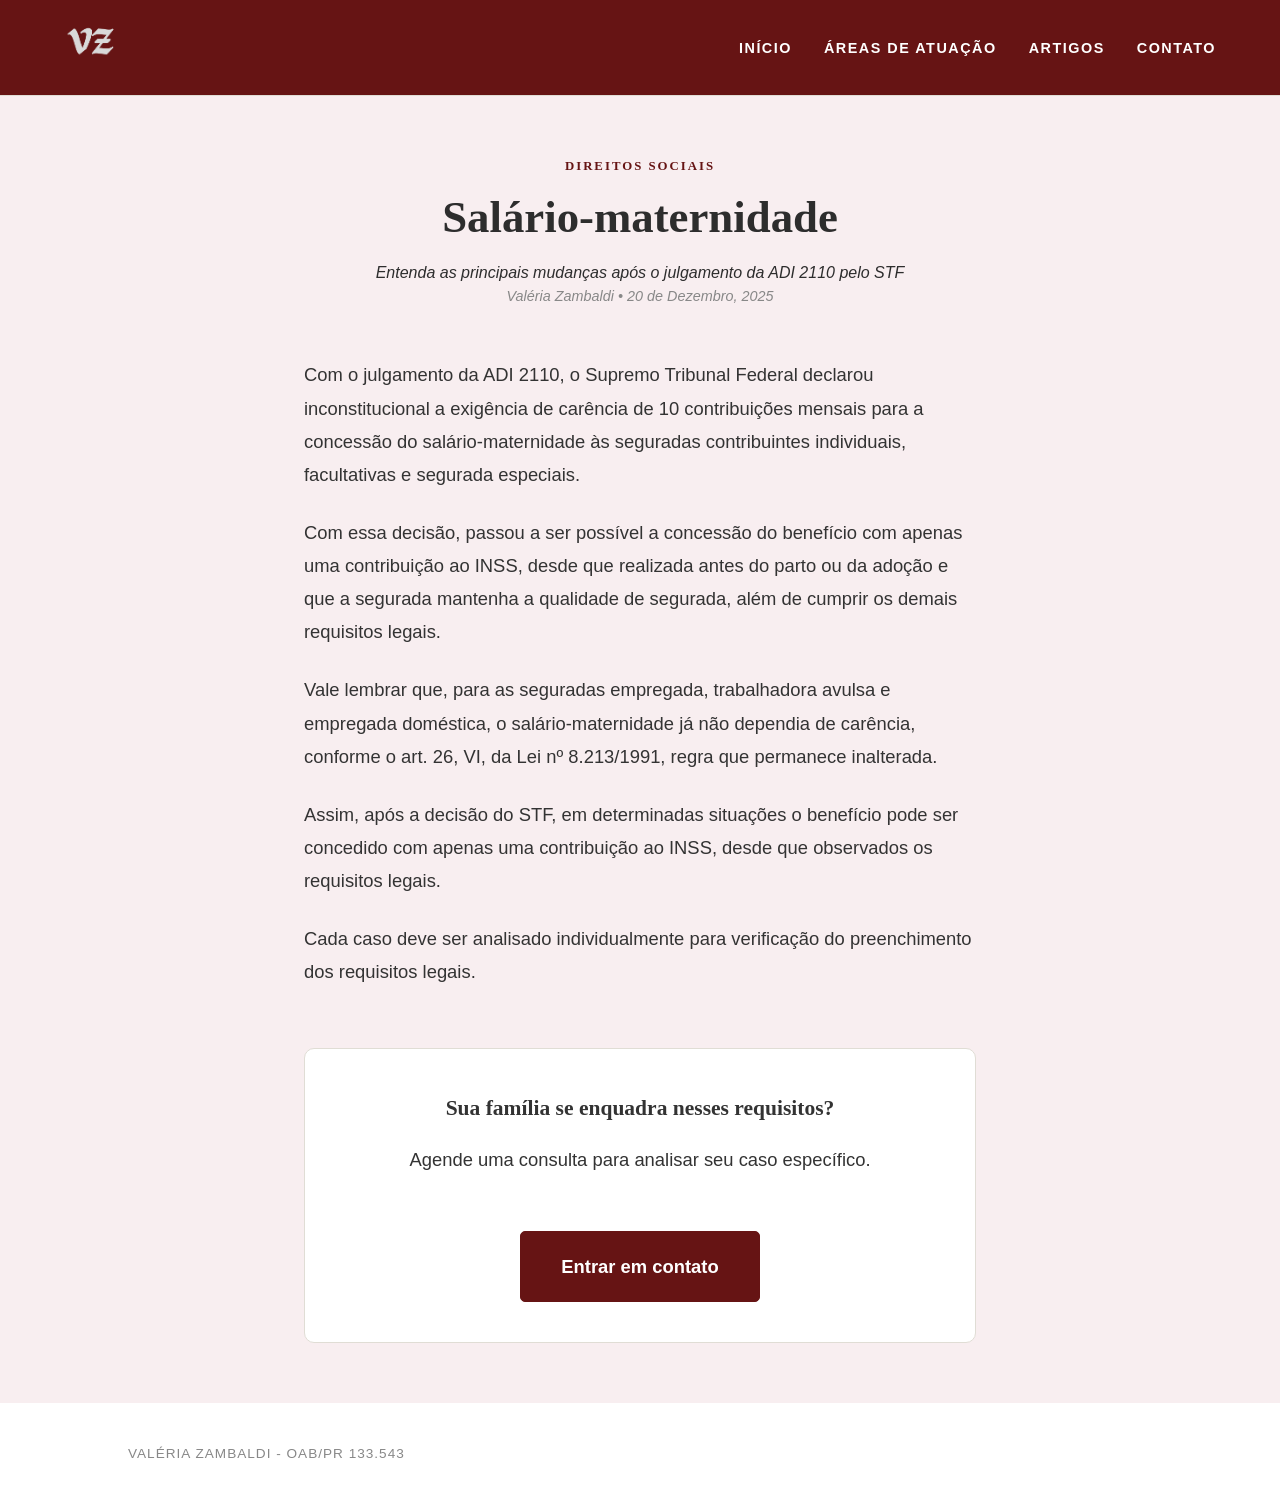
<file: artigo1.html>
<!DOCTYPE html>
<html lang="pt-br">
<head>
<!-- Google tag (gtag.js) -->
<script async src="https://www.googletagmanager.com/gtag/js?id=AW-18045901002"></script>
<script>
  window.dataLayer = window.dataLayer || [];
  function gtag(){dataLayer.push(arguments);}
  gtag('js', new Date());

  gtag('config', 'AW-18045901002');
</script>
    <meta charset="UTF-8">
    <meta name="viewport" content="width=device-width, initial-scale=1.0">
    <meta name="description" content="Saiba como a decisão do STF na ADI 2110 mudou as regras do salário-maternidade, eliminando a carência para diversas categorias de seguradas.">
    <title> Salário-maternidade: mundanças após a ADI 2110 | Valéria Zambaldi </title>
    <link rel="stylesheet" href="style.css">
    <link rel="stylesheet" href="style-artigos.css">
    <link rel="icon" type="image/x-icon" href="./img/favicon.ico">
    <script src="./script.js" defer></script>
</head>
<body>

<nav class="navbar">
    <div class="brand-container">
        <a href="./index.html">
            <img src="./img/valeria-logo.png" alt="Logo Valéria Zambaldi" class="logo-img">
        </a>
    </div>
    
    <div class="menu-toggle" id="mobile-menu">
        <span class="bar"></span>
        <span class="bar"></span>
        <span class="bar"></span>
    </div>

    <ul class="nav-links">
        <li><a href="./index.html">Início</a></li>
        <li><a href="./atuacao.html">Áreas de Atuação</a></li>
        <li><a href="./artigos.html">Artigos</a></li>
        <li><a href="./contato.html">Contato</a></li>
    </ul>
</nav>

<article class="artigo-post">
    <header class="artigo-header">
        <span class="label"> Direitos Sociais </span>
        <h1 class="serif-title">
		Salário-maternidade
	</h1>
	<p> <i> Entenda as principais mudanças após o julgamento da ADI 2110 pelo STF </i> </p>
        <div class="artigo-meta">
            <span>Valéria Zambaldi</span> • <span>20 de Dezembro, 2025</span>
        </div>
    </header>

    <div class="artigo-conteudo">

	<p>
		Com o julgamento da ADI 2110, o Supremo Tribunal Federal declarou inconstitucional 
		a exigência de carência de 10 contribuições mensais para a concessão do 
		salário-maternidade às seguradas contribuintes individuais, facultativas e 
		segurada especiais.
	</p>

	<p>
		Com essa decisão, passou a ser possível a concessão do benefício com apenas 
		uma contribuição ao INSS, desde que realizada antes do parto ou da adoção e 
		que a segurada mantenha a qualidade de segurada, além de cumprir os demais 
		requisitos legais.
	</p>

	<p>
		Vale lembrar que, para as seguradas empregada, trabalhadora avulsa e empregada 
		doméstica, o salário-maternidade já não dependia de carência, conforme 
		o art. 26, VI, da Lei nº 8.213/1991, regra que permanece inalterada.
	</p>

	<p>
		Assim, após a decisão do STF, em determinadas situações o benefício pode 
		ser concedido com apenas uma contribuição ao INSS, desde que observados os 
		requisitos legais.
	</p>

	<p>
		Cada caso deve ser analisado individualmente para verificação do 
		preenchimento dos requisitos legais.
	</p>

    <aside class="artigo-cta">
        <h3> Sua família se enquadra nesses requisitos? </h3>
        <p>  Agende uma consulta para analisar seu caso específico. </p>
        <a href="./contato.html" class="btn-premium"> Entrar em contato </a>
    </aside>
</article>



    <footer>
        <p> Valéria Zambaldi - OAB/PR 133.543</p>
    </footer>

</body>
</html>
</file>
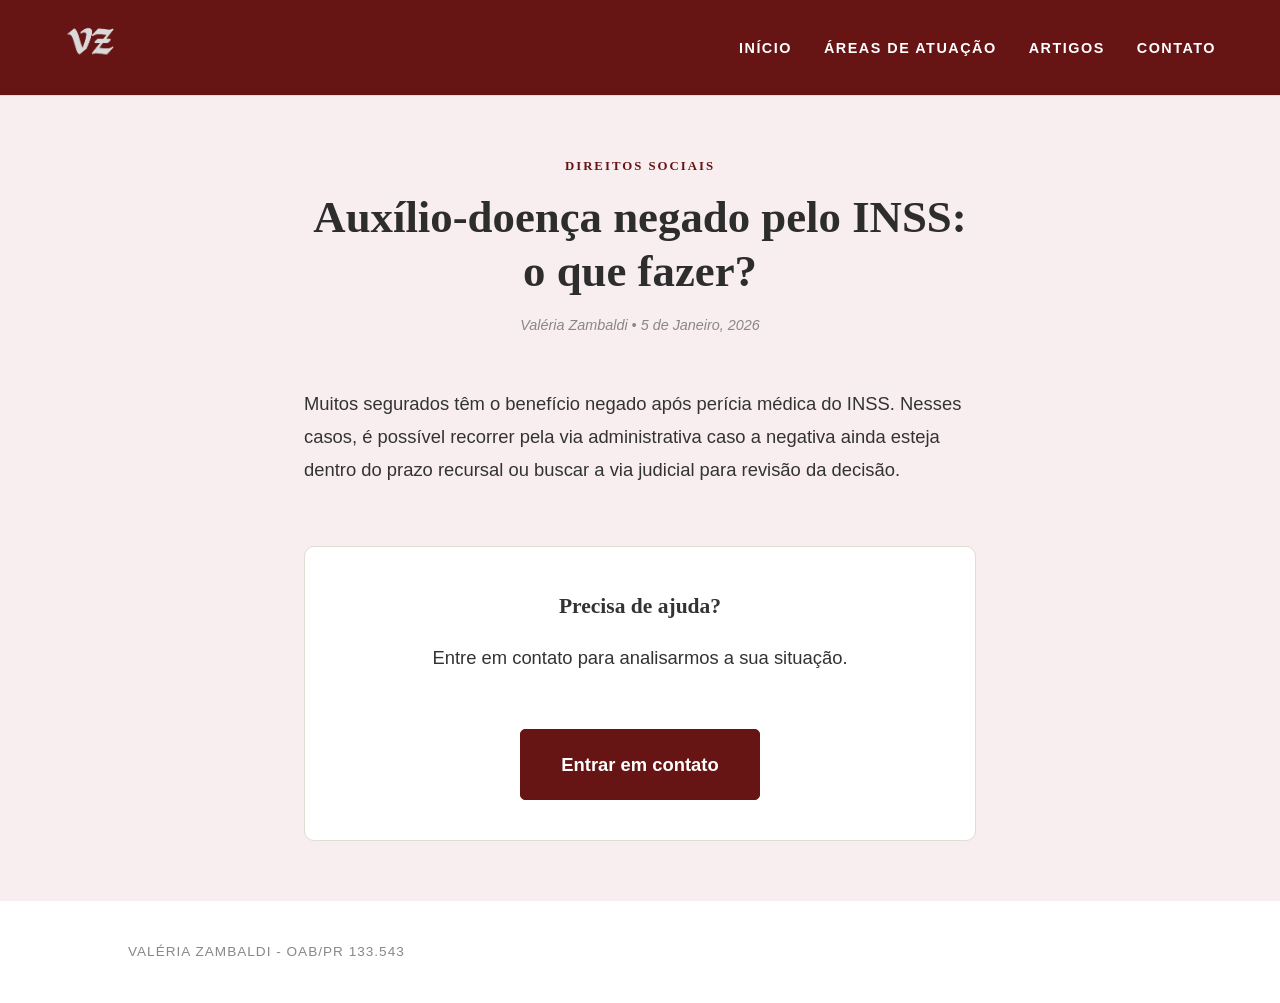
<file: artigo2.html>
<!DOCTYPE html>
<html lang="pt-br">
<head>
<!-- Google tag (gtag.js) -->
<script async src="https://www.googletagmanager.com/gtag/js?id=AW-18045901002"></script>
<script>
  window.dataLayer = window.dataLayer || [];
  function gtag(){dataLayer.push(arguments);}
  gtag('js', new Date());

  gtag('config', 'AW-18045901002');
</script>
    <meta charset="UTF-8">
    <meta name="viewport" content="width=device-width, initial-scale=1.0">
    <title> Auxílio-doença negado pelo INSS? Entenda o que fazer | Valéria Zambaldi </title>
    <link rel="stylesheet" href="style.css">
    <link rel="stylesheet" href="style-artigos.css">
    <link rel="icon" type="image/x-icon" href="./img/favicon.ico">
    <script src="./script.js" defer></script>
</head>
<body>

<nav class="navbar">
    <div class="brand-container">
        <a href="./index.html">
            <img src="./img/valeria-logo.png" alt="Logo Valéria Zambaldi" class="logo-img">
        </a>
    </div>
    
    <div class="menu-toggle" id="mobile-menu">
        <span class="bar"></span>
        <span class="bar"></span>
        <span class="bar"></span>
    </div>

    <ul class="nav-links">
        <li><a href="./index.html">Início</a></li>
        <li><a href="./atuacao.html">Áreas de Atuação</a></li>
        <li><a href="./artigos.html">Artigos</a></li>
        <li><a href="./contato.html">Contato</a></li>
    </ul>
</nav>

<article class="artigo-post">
    <header class="artigo-header">
        <span class="label"> Direitos Sociais </span>
        <h1 class="serif-title">
		Auxílio-doença negado pelo INSS: o que fazer?
	</h1>
        <div class="artigo-meta">
            <span>Valéria Zambaldi</span> • <span>5 de Janeiro, 2026</span>
        </div>
    </header>

    <div class="artigo-conteudo">
	<p>
		Muitos segurados têm o benefício negado após perícia médica do INSS. 
		Nesses casos, é possível recorrer pela via administrativa caso a negativa 
		ainda esteja dentro do prazo recursal ou buscar a via judicial para revisão 
		da decisão.
	</p>

    <aside class="artigo-cta">
        <h3> Precisa de ajuda? </h3>
        <p>  Entre em contato para analisarmos a sua situação. </p>
        <a href="./contato.html" class="btn-premium"> Entrar em contato </a>
    </aside>
</article>



    <footer>
        <p> Valéria Zambaldi - OAB/PR 133.543</p>
    </footer>

</body>
</html>
</file>
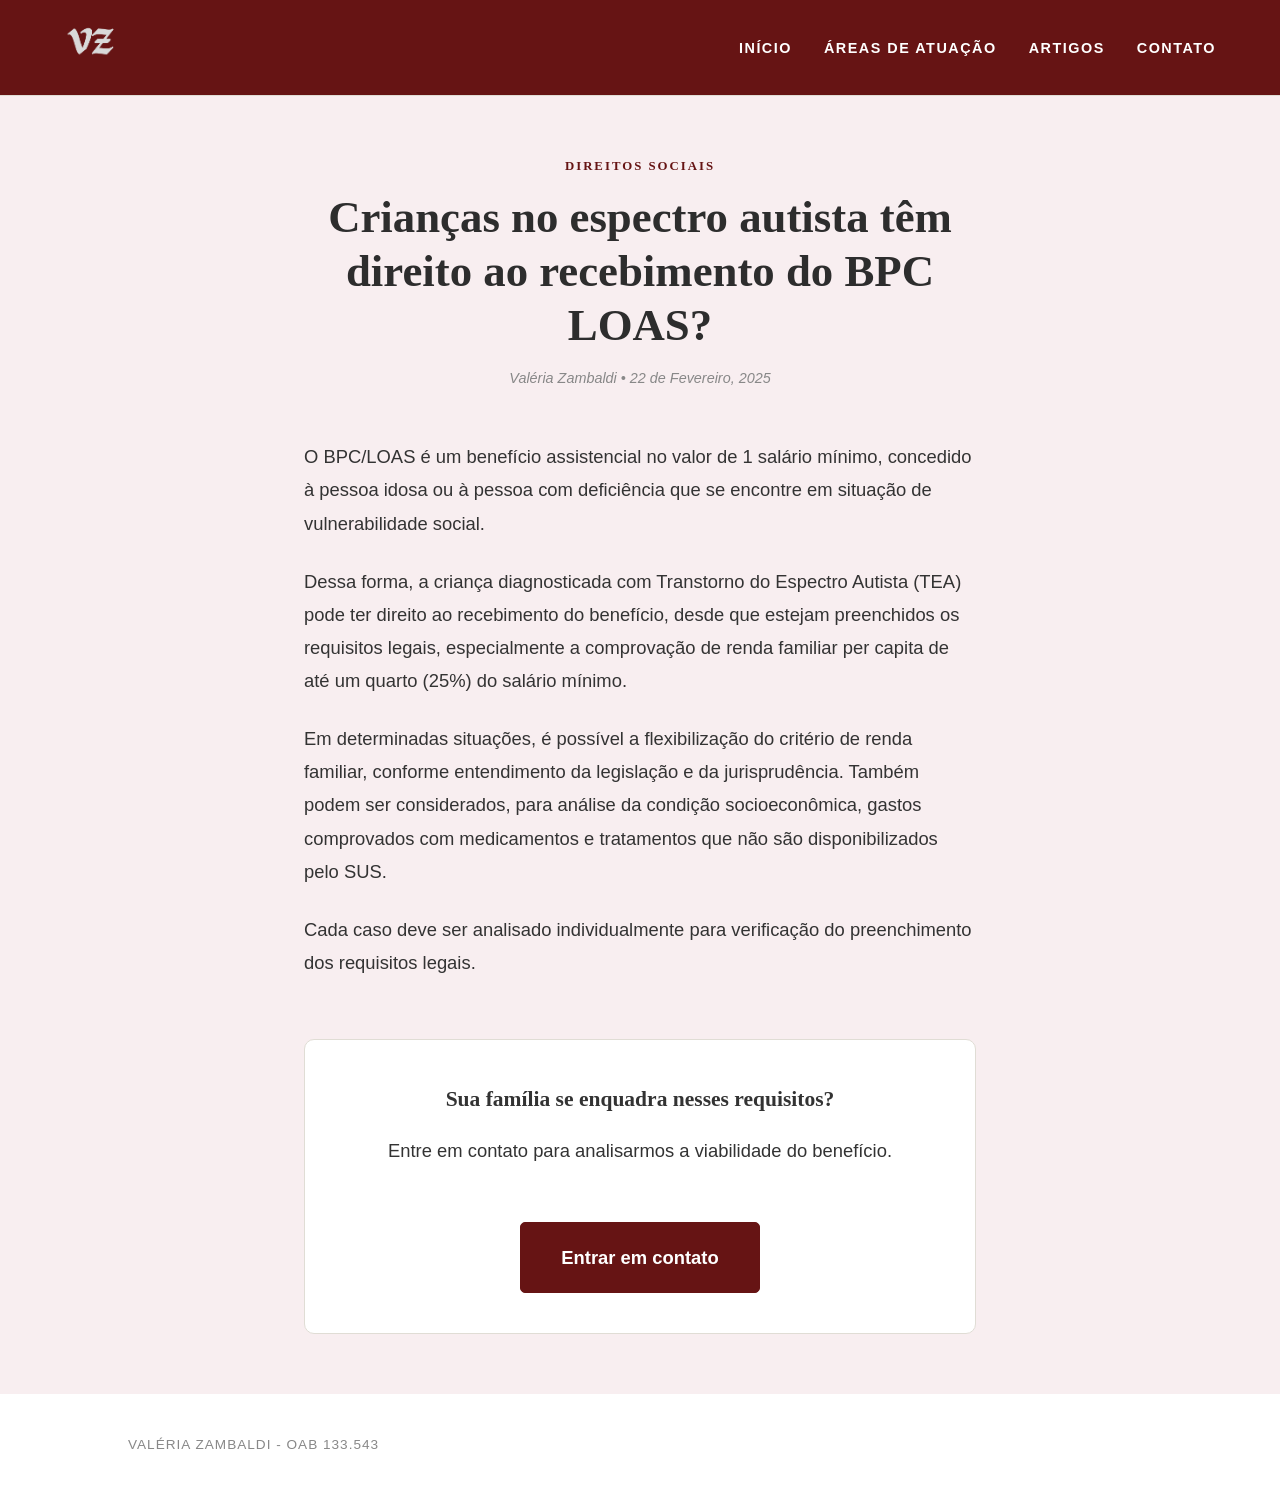
<file: artigo3.html>
<!DOCTYPE html>
<html lang="pt-br">
<head>
<!-- Google tag (gtag.js) -->
<script async src="https://www.googletagmanager.com/gtag/js?id=AW-18045901002"></script>
<script>
  window.dataLayer = window.dataLayer || [];
  function gtag(){dataLayer.push(arguments);}
  gtag('js', new Date());

  gtag('config', 'AW-18045901002');
</script>
    <meta charset="UTF-8">
    <meta name="viewport" content="width=device-width, initial-scale=1.0">
    <meta name="description" content="Crianças com autismo têm direito ao BPC/LOAS? Saiba quais são os requisitos de renda e como funciona a flexibilização para conseguir o benefício.">
    <title>BPC/LOAS e Autismo (TEA): Entenda os Direitos da Criança | Valéria Zambaldi</title>
    <link rel="stylesheet" href="style.css">
    <link rel="stylesheet" href="style-artigos.css">
    <link rel="icon" type="image/x-icon" href="./img/favicon.ico">
    <script src="./script.js" defer></script>
</head>
<body>

<nav class="navbar">
    <div class="brand-container">
        <a href="./index.html">
            <img src="./img/valeria-logo.png" alt="Logo Valéria Zambaldi" class="logo-img">
        </a>
    </div>
    
    <div class="menu-toggle" id="mobile-menu">
        <span class="bar"></span>
        <span class="bar"></span>
        <span class="bar"></span>
    </div>

    <ul class="nav-links">
        <li><a href="./index.html">Início</a></li>
        <li><a href="./atuacao.html">Áreas de Atuação</a></li>
        <li><a href="./artigos.html">Artigos</a></li>
        <li><a href="./contato.html">Contato</a></li>
    </ul>
</nav>


<article class="artigo-post">
    <header class="artigo-header">
        <span class="label"> Direitos Sociais </span>
        <h1 class="serif-title">
		Crianças no espectro autista têm direito ao recebimento do BPC LOAS?	
	</h1>
        <div class="artigo-meta">
            <span>Valéria Zambaldi</span> • <span>22 de Fevereiro, 2025</span>
        </div>
    </header>

    <div class="artigo-conteudo">

	<p>
		O BPC/LOAS é um benefício assistencial no valor de 1 salário mínimo, 
		concedido à pessoa idosa ou à pessoa com deficiência que se encontre 
		em situação de vulnerabilidade social.
	</p>

	<p>
		Dessa forma, a criança diagnosticada com Transtorno do Espectro Autista (TEA) 
		pode ter direito ao recebimento do benefício, desde que estejam preenchidos 
		os requisitos legais, especialmente a comprovação de renda familiar per capita 
		de até um quarto (25%) do salário mínimo.
	</p>

	<p>
		Em determinadas situações, é possível a flexibilização do critério de renda familiar, 
		conforme entendimento da legislação e da jurisprudência. Também podem ser considerados, 
		para análise da condição socioeconômica, gastos comprovados com medicamentos e tratamentos 
		que não são disponibilizados pelo SUS.
	</p>

	<p>
		Cada caso deve ser analisado individualmente para verificação do preenchimento dos 
		requisitos legais.
	</p>

    <aside class="artigo-cta">
        <h3> Sua família se enquadra nesses requisitos? </h3>
        <p>  Entre em contato para analisarmos a viabilidade do benefício. </p>
        <a href="./contato.html" class="btn-premium"> Entrar em contato </a>
    </aside>
</article>



    <footer>
        <p> Valéria Zambaldi - OAB 133.543</p>
    </footer>

</body>
</html>
</file>
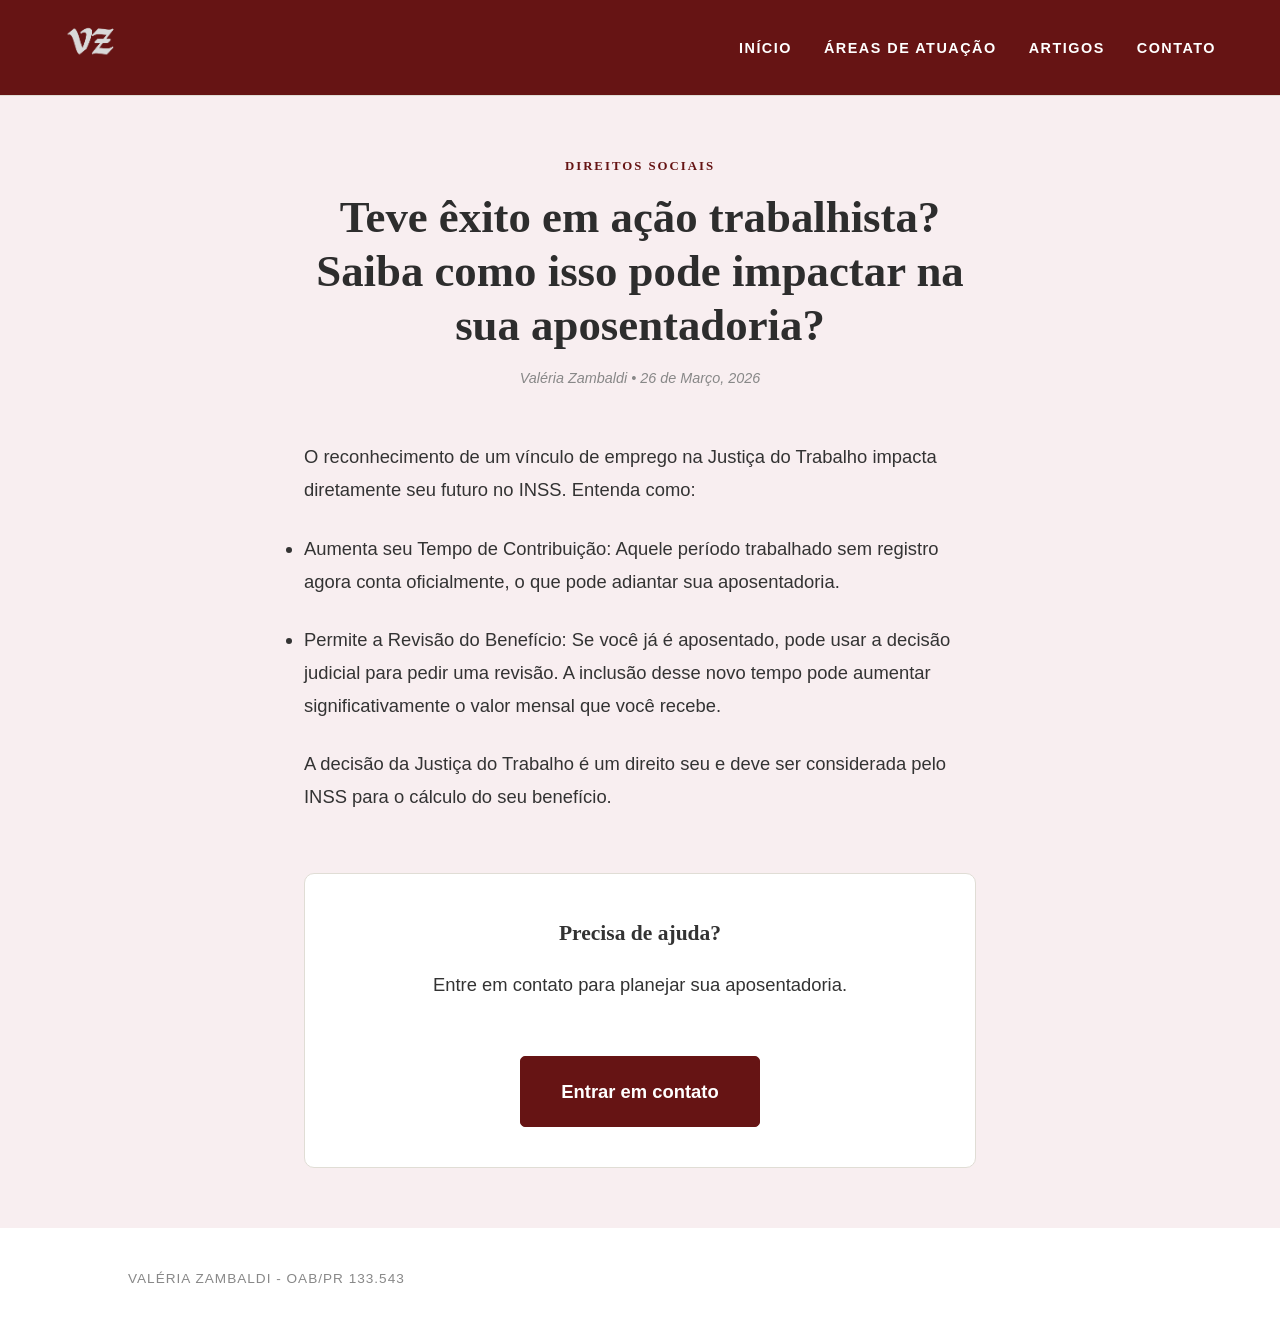
<file: artigo4.html>
<!DOCTYPE html>
<html lang="pt-br">
<head>
<!-- Google tag (gtag.js) -->
<script async src="https://www.googletagmanager.com/gtag/js?id=AW-18045901002"></script>
<script>
  window.dataLayer = window.dataLayer || [];
  function gtag(){dataLayer.push(arguments);}
  gtag('js', new Date());

  gtag('config', 'AW-18045901002');
</script>
    <meta charset="UTF-8">
    <meta name="viewport" content="width=device-width, initial-scale=1.0">
    <meta name="description" content="Ganhou uma ação trabalhista? Saiba como usar essa sentença para aumentar o seu tempo de contribuição e o valor da sua aposentadoria no INSS.">
    <title>Ação Trabalhista e Aposentadoria: Como aumentar seu benefício | Valéria Zambaldi</title>
    <link rel="stylesheet" href="style.css">
    <link rel="stylesheet" href="style-artigos.css">
    <link rel="icon" type="image/x-icon" href="./img/favicon.ico">
    <script src="./script.js" defer></script>
</head>
<body>

<nav class="navbar">
    <div class="brand-container">
        <a href="./index.html">
            <img src="./img/valeria-logo.png" alt="Logo Valéria Zambaldi" class="logo-img">
        </a>
    </div>
    
    <div class="menu-toggle" id="mobile-menu">
        <span class="bar"></span>
        <span class="bar"></span>
        <span class="bar"></span>
    </div>

    <ul class="nav-links">
        <li><a href="./index.html">Início</a></li>
        <li><a href="./atuacao.html">Áreas de Atuação</a></li>
        <li><a href="./artigos.html">Artigos</a></li>
        <li><a href="./contato.html">Contato</a></li>
    </ul>
</nav>


<article class="artigo-post">
    <header class="artigo-header">
        <span class="label"> Direitos Sociais </span>
        <h1 class="serif-title">
		Teve êxito em ação trabalhista? Saiba como isso pode impactar na sua aposentadoria? 
	</h1>
        <div class="artigo-meta">
            <span>Valéria Zambaldi</span> • <span>26 de Março, 2026</span>
        </div>
    </header>

    <div class="artigo-conteudo">


    <p> 
	O reconhecimento de um vínculo de emprego na Justiça do Trabalho impacta diretamente 
	seu futuro no INSS. Entenda como:
    </p>

    <ul>
	<li> <p>Aumenta seu Tempo de Contribuição: Aquele período trabalhado sem 
	registro agora conta oficialmente, o que pode adiantar sua aposentadoria. </p></li>

	<li> <p> Permite a Revisão do Benefício: Se você já é aposentado, pode usar a 
	decisão judicial para pedir uma revisão. A inclusão desse novo tempo 
	pode aumentar significativamente o valor mensal que você recebe. </p> </li>
    </ul>

    <p> 
	A decisão da Justiça do Trabalho é um direito seu e deve ser considerada pelo 
	INSS para o cálculo do seu benefício.
    </p>

    <aside class="artigo-cta">
        <h3> Precisa de ajuda? </h3>
        <p>  Entre em contato para planejar sua aposentadoria. </p>
        <a href="./contato.html" class="btn-premium"> Entrar em contato </a>
    </aside>
</article>



    <footer>
        <p> Valéria Zambaldi - OAB/PR 133.543</p>
    </footer>

</body>
</html>
</file>
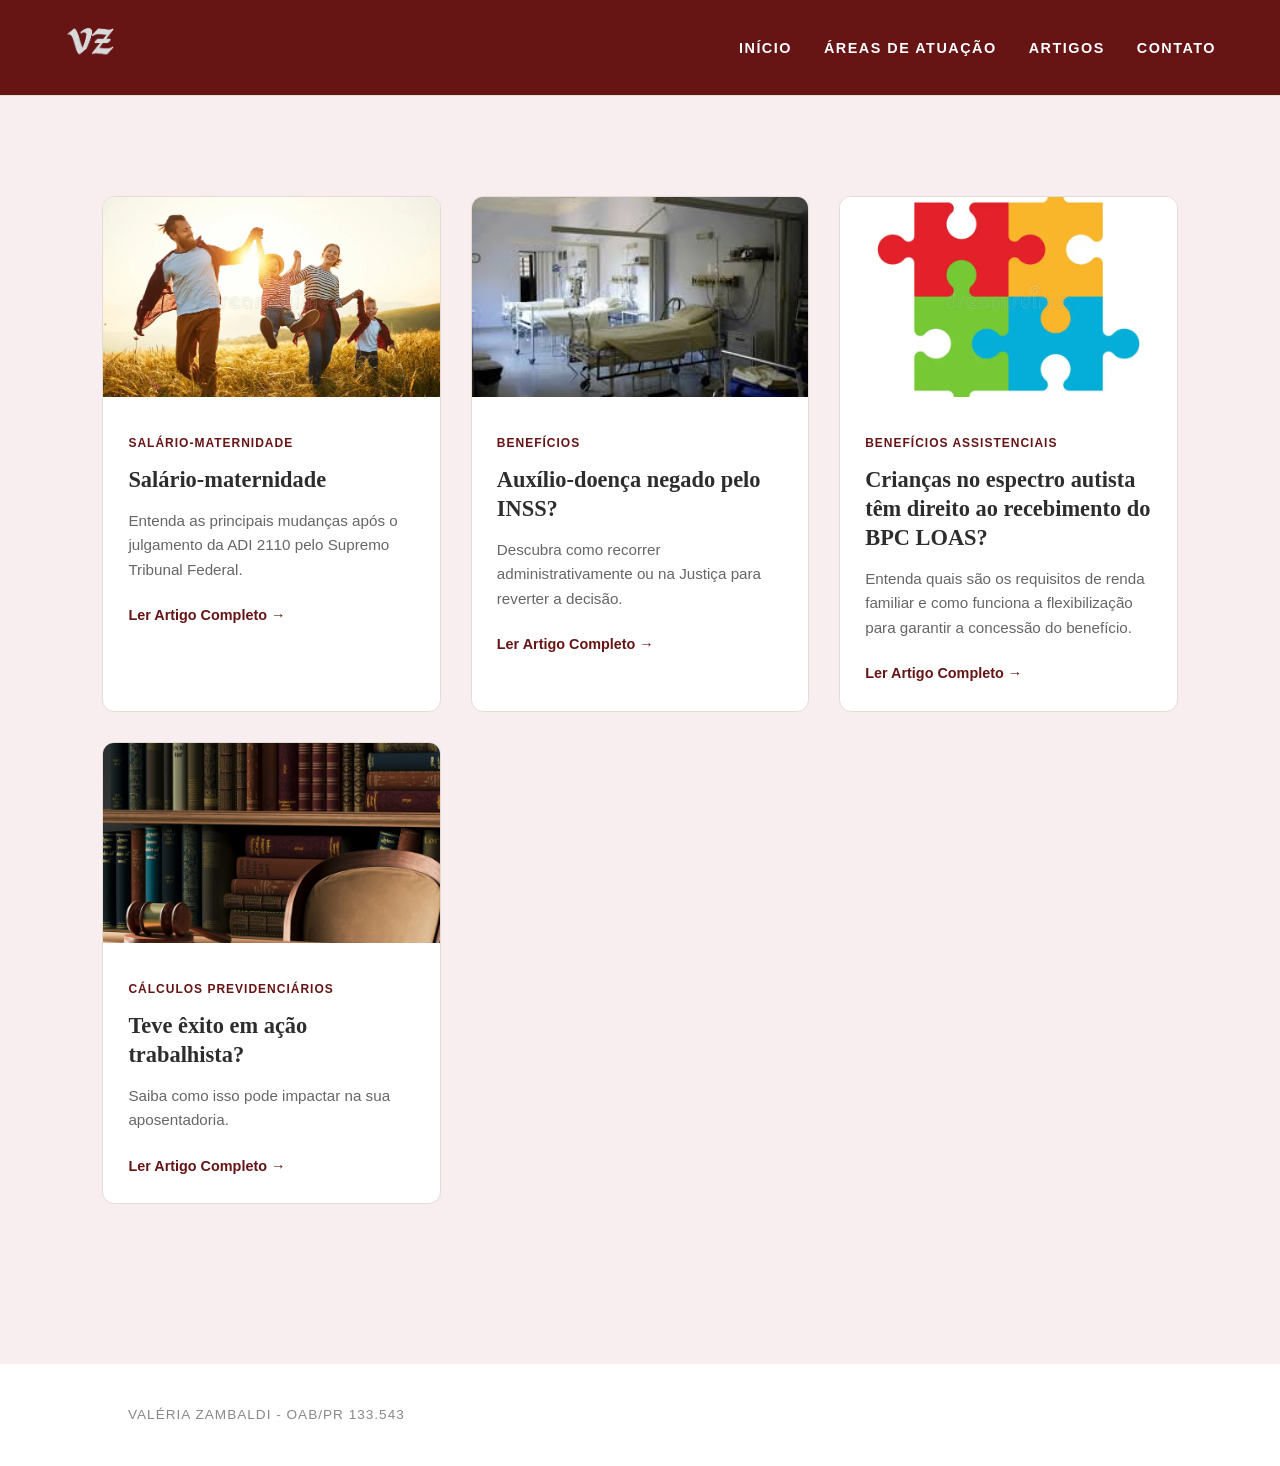
<file: artigos.html>
<!DOCTYPE html>
<html lang="pt-br">
<head>
<!-- Google tag (gtag.js) -->
<script async src="https://www.googletagmanager.com/gtag/js?id=AW-18045901002"></script>
<script>
  window.dataLayer = window.dataLayer || [];
  function gtag(){dataLayer.push(arguments);}
  gtag('js', new Date());

  gtag('config', 'AW-18045901002');
</script>
    <meta charset="UTF-8">
    <meta name="viewport" content="width=device-width, initial-scale=1.0">
    <title> Artigos jurídicos | Valéria Zambaldi </title>
    <link rel="stylesheet" href="style-artigos.css">
    <link rel="stylesheet" href="style.css">
    <link rel="icon" type="image/x-icon" href="./img/favicon.ico">
    <script src="./script.js" defer></script>
</head>
<body>


<nav class="navbar">
    <div class="brand-container">
        <a href="./index.html">
            <img src="./img/valeria-logo.png" alt="Logo Valéria Zambaldi" class="logo-img">
        </a>
    </div>
    
    <div class="menu-toggle" id="mobile-menu">
        <span class="bar"></span>
        <span class="bar"></span>
        <span class="bar"></span>
    </div>

    <ul class="nav-links">
        <li><a href="./index.html">Início</a></li>
        <li><a href="./atuacao.html">Áreas de Atuação</a></li>
        <li><a href="./artigos.html">Artigos</a></li>
        <li><a href="./contato.html">Contato</a></li>
    </ul>
</nav>

<section id="artigos" class="vitrine-artigos">

        <div class="cards-container">

        <article class="artigo-card">

            <div class="card-image">
                <img src="img/thumb-artigo1.jpg.webp" alt="Família brincando ao ar livre.">
            </div>

            <div class="card-body">
                <span class="categoria">Salário-maternidade</span>
                <h3> Salário-maternidade</h3>
                <p>
			Entenda as principais mudanças 
			após o julgamento da ADI 2110 pelo Supremo Tribunal 
			Federal.

		</p>
                <a href="./artigo1.html" class="link-ler-mais">Ler Artigo Completo →</a>
            </div>
        </article>

        <article class="artigo-card">
            <div class="card-image">
                <img src="img/thumb-artigo2.jpeg" alt="Um quarto em um hospital.">
            </div>
            <div class="card-body">
                <span class="categoria">Benefícios</span>
                <h3> Auxílio-doença negado pelo INSS? </h3>
                <p>
			Descubra como recorrer administrativamente ou 
			na Justiça para reverter a decisão.
		 </p>
                <a href="artigo2.html" class="link-ler-mais">Ler Artigo Completo →</a>
            </div>
        </article>

        <article class="artigo-card">
            <div class="card-image">
                <img src="./img/thumb-artigo3.jpg.webp" alt="Peças um de quebra-cabeça.">
            </div>
            <div class="card-body">
                <span class="categoria">Benefícios assistenciais</span>
                <h3> 
			Crianças no espectro autista têm direito ao recebimento do BPC LOAS? 
		</h3>
                <p>
			Entenda quais são os requisitos de renda familiar e como funciona a 
			flexibilização para garantir a concessão do benefício.
		</p>
                <a href="./artigo3.html" class="link-ler-mais">Ler Artigo Completo →</a>
            </div>
        </article>

        <article class="artigo-card">
            <div class="card-image">
                <img src="./img/thumb-artigo4.avif" alt="Escritório.">
            </div>
            <div class="card-body">
                <span class="categoria">Cálculos previdenciários</span>
                <h3> 
			Teve êxito em ação trabalhista? 
		</h3>
                <p>
			Saiba como isso pode impactar na sua aposentadoria.
		</p>
                <a href="./artigo4.html" class="link-ler-mais">Ler Artigo Completo →</a>
            </div>
        </article>

    </div>
</section>


    <footer>
        <p> Valéria Zambaldi - OAB/PR 133.543</p>
    </footer>

</body>
</html>
</file>
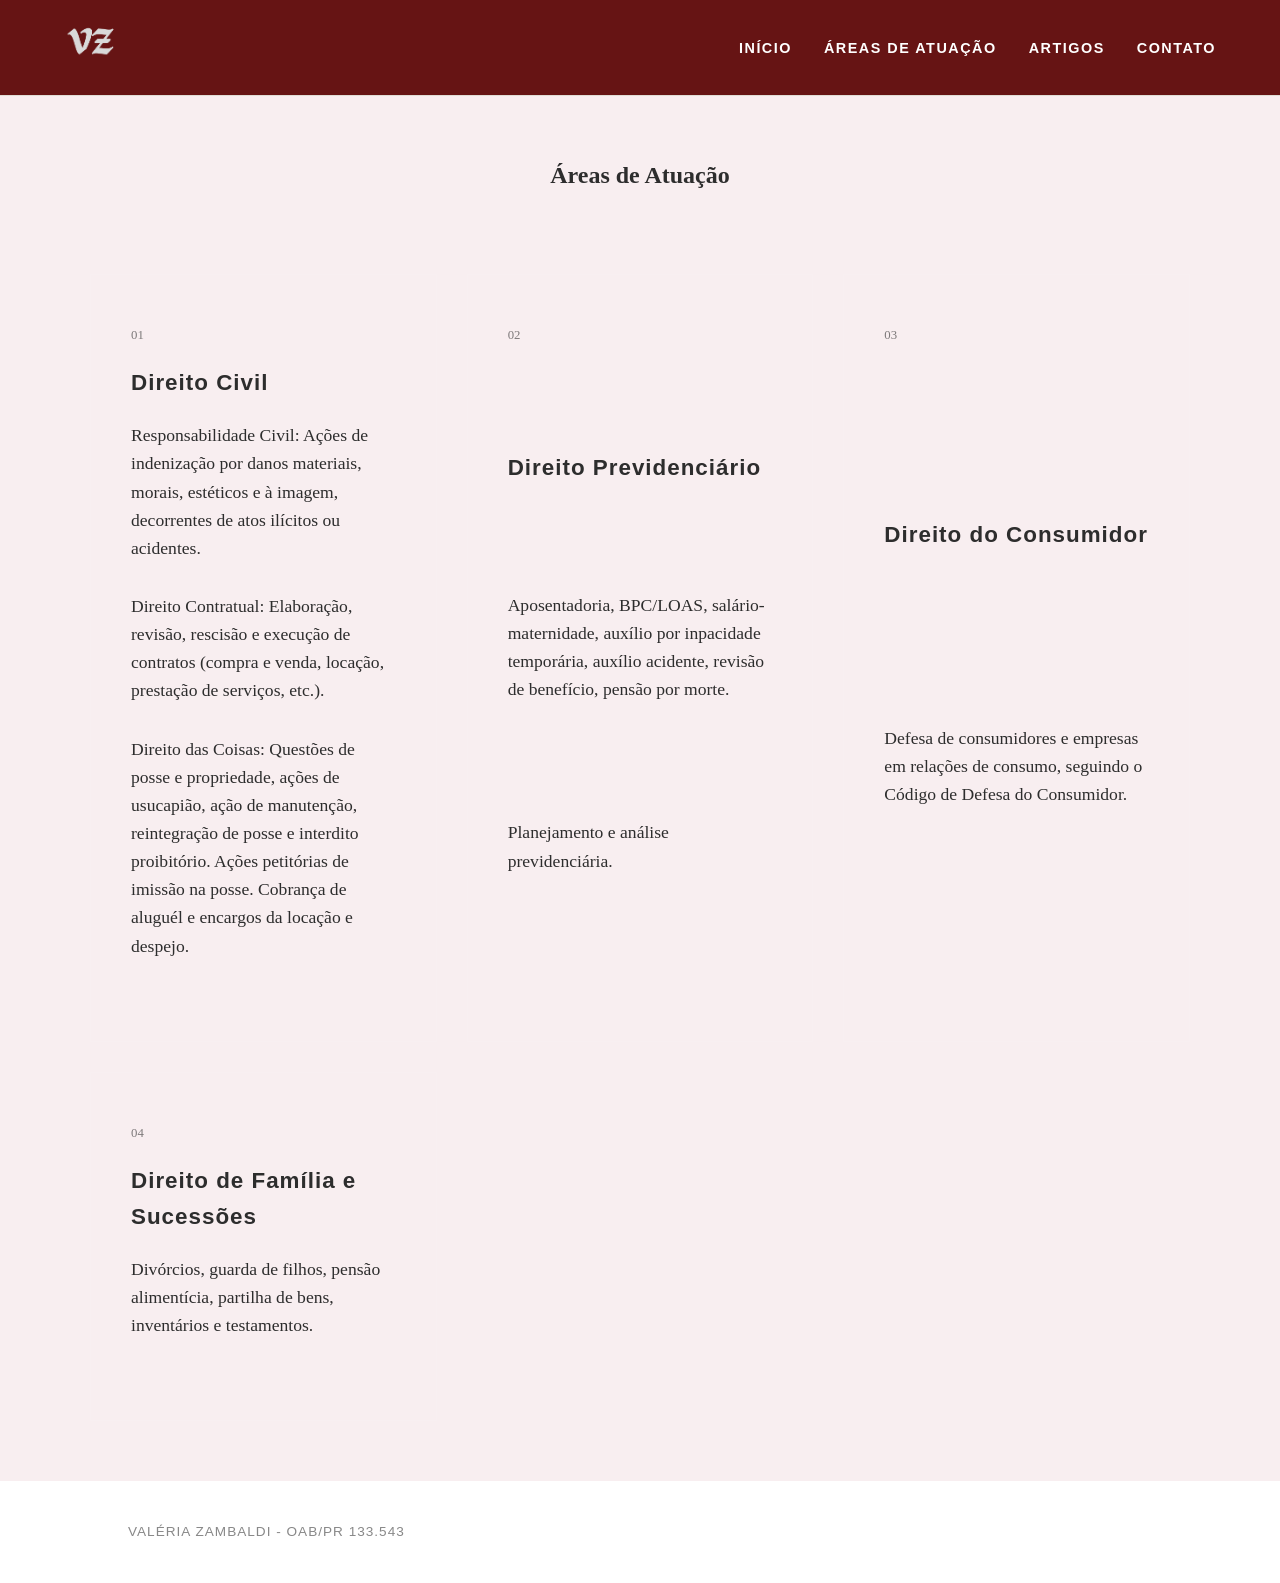
<file: atuacao.html>
<!DOCTYPE html>
<html lang="pt-br">
<head>
<!-- Google tag (gtag.js) -->
<script async src="https://www.googletagmanager.com/gtag/js?id=AW-18045901002"></script>
<script>
  window.dataLayer = window.dataLayer || [];
  function gtag(){dataLayer.push(arguments);}
  gtag('js', new Date());

  gtag('config', 'AW-18045901002');
</script>
    <meta charset="UTF-8">
    <meta name="viewport" content="width=device-width, initial-scale=1.0">
    <title> Áreas de Atuação | Valéria Zambaldi </title>
    <link rel="stylesheet" href="style.css">
    <link rel="stylesheet" href="style-atuacao.css">
    <link rel="icon" type="image/x-icon" href="./img/favicon.ico">
    <script src="./script.js" defer></script> 
</head>
<body>


<nav class="navbar">
    <div class="brand-container">
        <a href="./index.html">
            <img src="./img/valeria-logo.png" alt="Logo Valéria Zambaldi" class="logo-img">
        </a>
    </div>

    <div class="menu-toggle" id="mobile-menu">
        <span class="bar"></span>
        <span class="bar"></span>
        <span class="bar"></span>
    </div>

    <ul class="nav-links">
        <li><a href="./index.html">Início</a></li>
        <li><a href="./atuacao.html">Áreas de Atuação</a></li>
        <li><a href="./artigos.html">Artigos</a></li>
        <li><a href="./contato.html">Contato</a></li>
    </ul>
</nav>




<section id="atuacao">

    <div class="header-secao">
        <h2>Áreas de Atuação</h2>
        <hr class="linha-fina-centro">
    </div>

    <div class="grid-atuacao">
        <div class="card-luxo">
            <div class="card-numero">01</div>
            <h3> Direito Civil </h3>
            <p> 
		Responsabilidade Civil: Ações de indenização por danos materiais, 
		morais, estéticos e à imagem, decorrentes de atos ilícitos ou acidentes.
	    </p>
	    <p>
		Direito Contratual: Elaboração, revisão, rescisão e execução de contratos 
		(compra e venda, locação, prestação de serviços, etc.).
            </p>
	    <p>
		Direito das Coisas: Questões de posse e propriedade, ações de usucapião, 
		ação de manutenção, reintegração de posse e interdito proibitório.
		Ações petitórias de imissão na posse. Cobrança de aluguél e encargos
		da locação e despejo.
            </p>
            <div class="linha-card"></div>
        </div>

        <div class="card-luxo">
            <div class="card-numero">02</div>
            <h3> Direito Previdenciário </h3>
            <p>
		Aposentadoria, BPC/LOAS, salário-maternidade, auxílio por inpacidade temporária,
		auxílio acidente, revisão de benefício, pensão por morte.
	    </p>
	    <p> 
		Planejamento e análise previdenciária.
            </p>
            <div class="linha-card"></div>
        </div>


        <div class="card-luxo">
            <div class="card-numero">03</div>
            <h3> Direito do Consumidor </h3>
            <p>
		Defesa de consumidores e empresas em relações de consumo, 
		seguindo o Código de Defesa do Consumidor.
	    </p>
            <div class="linha-card"></div>
        </div>

        <div class="card-luxo">
            <div class="card-numero">04</div>
            <h3> Direito de Família e Sucessões </h3>
            <p>
		Divórcios, guarda de filhos, pensão alimentícia, partilha de bens, 
		inventários e testamentos.
	    </p>
            <div class="linha-card"></div>
        </div>

</section>

    <footer>
        <p> Valéria Zambaldi - OAB/PR 133.543</p>
    </footer>

</body>
</html>
</file>
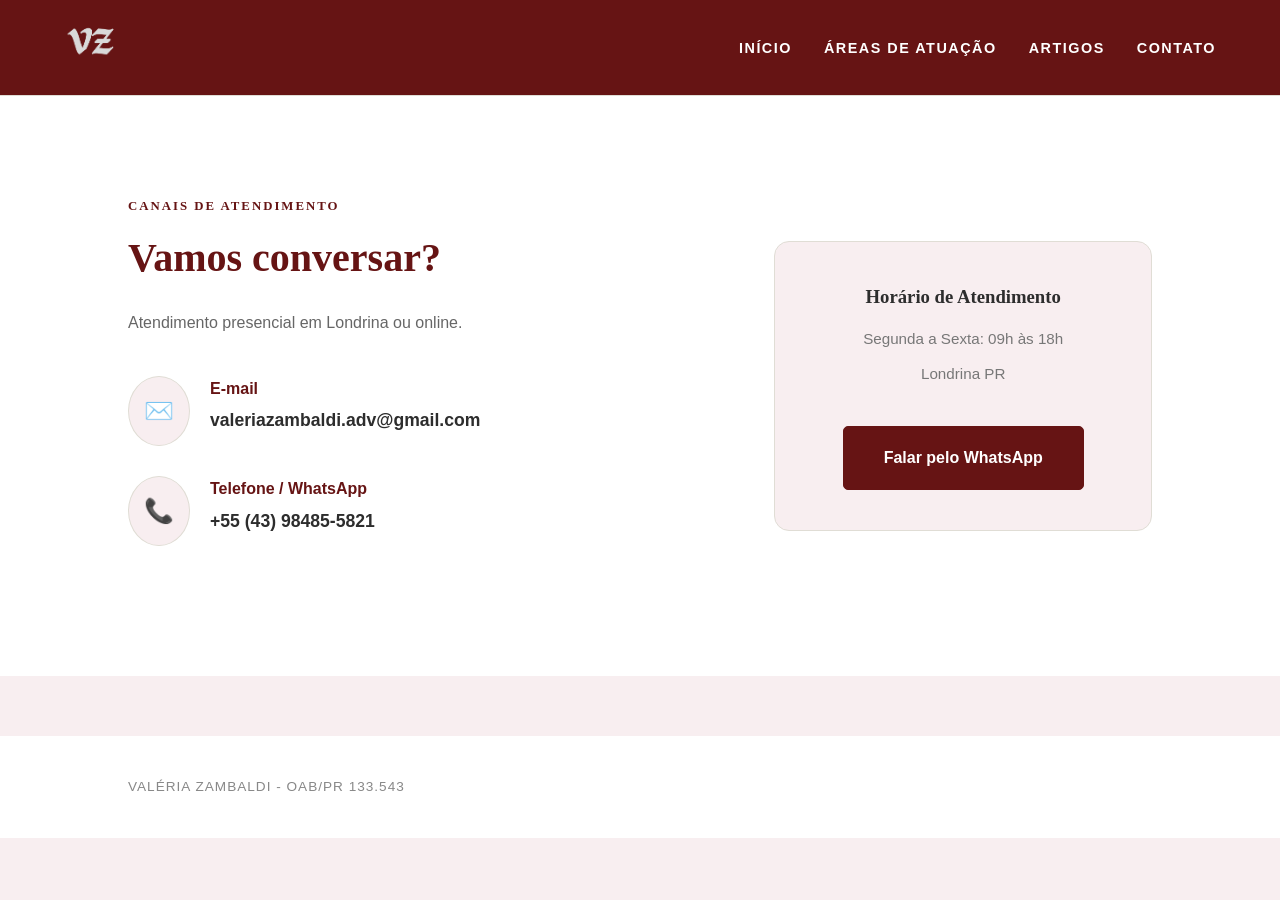
<file: contato.html>
<!DOCTYPE html>
<html lang="pt-br">
<head>
<!-- Google tag (gtag.js) -->
<script async src="https://www.googletagmanager.com/gtag/js?id=AW-18045901002"></script>
<script>
  window.dataLayer = window.dataLayer || [];
  function gtag(){dataLayer.push(arguments);}
  gtag('js', new Date());

  gtag('config', 'AW-18045901002');
</script>
    <meta charset="UTF-8">
    <meta name="viewport" content="width=device-width, initial-scale=1.0">
    <meta name="description" content="Entre em contato com a advogada Valéria Zambaldi.">
    <title> Contato | Valéria Zambaldi </title>
    <link rel="stylesheet" href="style-contato.css">
    <link rel="stylesheet" href="style.css">
    <link rel="icon" type="image/x-icon" href="./img/favicon.ico">
    <script src="./script.js" defer></script>
</head>
<body>

<nav class="navbar">
    <div class="brand-container">
        <a href="./index.html">
            <img src="./img/valeria-logo.png" alt="Logo Valéria Zambaldi" class="logo-img">
        </a>
    </div>
    
    <div class="menu-toggle" id="mobile-menu">
        <span class="bar"></span>
        <span class="bar"></span>
        <span class="bar"></span>
    </div>

    <ul class="nav-links">
        <li><a href="./index.html">Início</a></li>
        <li><a href="./atuacao.html">Áreas de Atuação</a></li>
        <li><a href="./artigos.html">Artigos</a></li>
        <li><a href="./contato.html">Contato</a></li>
    </ul>
</nav>

<section id="contato" class="contato-section">
    <div class="contato-container">
        <div class="contato-info">
            <span class="label">Canais de Atendimento</span>
            <h2 class="serif-title">Vamos conversar?</h2>
            <p> Atendimento presencial em Londrina ou online. </p>
            
            <div class="contato-item">
                <div class="icon-box">✉️</div>
                <div>
                    <h3>E-mail</h3>
                    <a href="mailto:valeriazambaldi.adv@gmail.com">valeriazambaldi.adv@gmail.com</a>
                </div>
            </div>

            <div class="contato-item">
                <div class="icon-box">📞</div>
                <div>
                    <h3>Telefone / WhatsApp</h3>
                    <a href="https://wa.me/5543984855821" target="_blank">+55 (43) 98485-5821</a>
                </div>
            </div>
        </div>

        <div class="contato-card">
            <h3>Horário de Atendimento</h3>
            <p>Segunda a Sexta: 09h às 18h</p>
            <p>Londrina PR</p>
            <a href="https://wa.me/5543984855821" class="btn-premium">Falar pelo WhatsApp</a>
        </div>
    </div>
</section>

    <footer>
        <p> Valéria Zambaldi - OAB/PR 133.543</p>
    </footer>

</body>
</html>
</file>
<file: style.css>
/* Reset e Variáveis de Cores */
:root {
    --primaria: #661414;
    --texto: #2d2d2d;
    --text2: #fff;
    --fundo-claro: #f8eef0;
    --borda: #e0ddd5;
    --hover: #f7c8d0;
}

* {
    margin: 0;
    padding: 0;
    box-sizing: border-box;
}

html {
    scroll-behavior: smooth;
    scroll-padding-top: 90px;
}

body {
    font-family: 'Lato', sans-serif;
    background-color: var(--fundo-claro);
    color: var(--texto);
    line-height: 1.6;
}

.navbar {
    display: flex;
    justify-content: space-between;
    align-items: center;
    padding: 1rem 5%;
    background-color: var(--primaria);
    backdrop-filter: blur(5px);
    border-bottom: 1px solid var(--borda);
    position: relative;
    z-index: 1000;
}

.logo-img {
    height: 55px;
    width: auto;
    transition: transform 0.3s ease;
}

.nav-links {
    display: flex;
    list-style: none;
    gap: 2rem;
}

.nav-links a {
    text-decoration: none;
    color: var(--text2);
    font-size: 0.9rem;
    font-weight: 700;
    text-transform: uppercase;
    letter-spacing: 1.5px;
    transition: color 0.3s;
}

.nav-links a:hover {
    color: var(--hover);
}

.menu-toggle {
	display: none;
	flex-direction: column;
	cursor: pointer;
	gap: 5px;
}

.menu-toggle .bar {
	width: 25px;
	height: 3px;
	background-color: white;
	transition: all 0.3s ease-in-out;
}

@media screen and (max-width: 768px) {
    /* Garante que nada saia lateralmente da tela */
    body {
        overflow-x: hidden;
    }

    .menu-toggle {
        display: flex;
        position: relative;
        z-index: 1001; 
    }

    .nav-links {
        position: fixed;
        top: 0;
        right: -100%;
        width: 100%;
        height: 100vh;
        background-color: var(--primaria);
        display: flex;
        flex-direction: column;
        justify-content: center;
        align-items: center;
        gap: 2rem;
        transition: transform 0.4s ease-in-out, right 0.4s ease-in-out;
        z-index: 1000;
    }

    .nav-links.active {
        right: 0;
    }

    .nav-links li {
        width: 100%;
        text-align: center;
    }

    .nav-links a {
        font-size: 1.8rem;
        display: block;
        width: 100%;
        padding: 15px 0;
    }
}


h1, h2, .label {
    font-family: 'Playfair Display', serif;
}

#inicio {
    padding: 100px 10%;
    max-width: 1300px;
    margin: 0 auto;
}

.hero-header {
    text-align: center;
    margin-bottom: 80px;
}

.hero-header h1 {
    font-size: 3rem;
    color: var(--primaria);
    margin-bottom: 15px;
}

.linha-fina {
    width: 50px;
    border: 0;
    border-top: 2px solid var(--primaria);
    margin: 0 auto 20px;
}

.subtitulo {
    font-style: italic;
    font-size: 1.2rem;
    color: #666;
}

.perfil-horizontal {
    display: flex;
    align-items: center;
    gap: 80px;
    background: white;
    padding: 50px;
    border-radius: 15px;
    box-shadow: 0 10px 30px rgba(0,0,0,0.03);
}

.foto-container img {
    width: 380px;
    height: 500px;
    object-fit: cover;
    border-radius: 10px;
    filter: sepia(10%) contrast(105%); 
}

.label {
    color: var(--primaria);
    text-transform: uppercase;
    letter-spacing: 2px;
    font-size: 0.8rem;
    font-weight: bold;
    display: block;
    margin-bottom: 10px;
}

.bio-texto h2 {
    font-size: 2.5rem;
    margin-bottom: 25px;
}

.bio-texto p {
    margin-bottom: 15px;
    font-size: 1.1rem;
    color: #555;
}

.btn-premium {
    display: inline-block;
    background-color: var(--primaria);
    color: white;
    padding: 18px 40px;
    text-decoration: none;
    border-radius: 5px;
    font-weight: bold;
    margin-top: 30px;
    transition: all 0.3s ease;
    border: 1px solid var(--primaria);
}

.btn-premium:hover {
    background-color: transparent;
    color: var(--primaria);
    transform: translateY(-3px);
}

@media (max-width: 1200px) {
    .perfil-horizontal {
        flex-direction: column;
        padding: 30px;
    }
    .foto-container img {
        width: 100%;
        height: auto;
    }
}

footer {
    padding: 40px 10%;
    background-color: #ffffff;/
    text-align: center;
    margin-top: 60px;
}

footer p {
    font-family: 'Lato', sans-serif;
    color: #888;                  
    font-size: 0.85rem;          
    letter-spacing: 1px;        
    text-transform: uppercase; 
}
</file>
<file: style-artigos.css>
/* Layout da Página de Artigo */
.artigo-post {
    max-width: 800px; /* Largura ideal para leitura de textos longos */
    margin: 60px auto;
    padding: 0 5%;
}

.artigo-header {
    text-align: center;
    margin-bottom: 50px;
}

.artigo-header h1 {
    font-size: 2.8rem;
    line-height: 1.2;
    margin: 15px 0;
    color: var(--texto);
}

.artigo-meta {
    font-size: 0.9rem;
    color: #888;
    font-style: italic;
}

/* Corpo do Texto */
.artigo-conteudo {
    font-size: 1.15rem;
    line-height: 1.8;
    color: #333;
}

.artigo-conteudo .lead {
    font-size: 1.4rem;
    color: var(--primaria);
    font-weight: 500;
    margin-bottom: 30px;
}

.artigo-conteudo h2 {
    font-family: 'Playfair Display', serif;
    margin: 40px 0 20px;
    font-size: 1.8rem;
}

.artigo-conteudo p {
    margin-bottom: 25px;
}

/* Citação (Blockquote) */
blockquote {
    border-left: 4px solid var(--primaria);
    padding: 20px 30px;
    margin: 40px 0;
    background-color: var(--fundo-claro);
    font-family: 'Playfair Display', serif;
    font-style: italic;
    font-size: 1.3rem;
}

/* Call to Action (CTA) no fim do artigo */
.artigo-cta {
    margin-top: 60px;
    padding: 40px;
    background-color: #fff;
    border: 1px solid var(--borda);
    border-radius: 10px;
    text-align: center;
}

.artigo-cta h3 {
    font-family: 'Playfair Display', serif;
    margin-bottom: 15px;
}





/* VITRINE DE ARTIGOS */

.vitrine-artigos {
    padding: 100px 8%;
    background-color: var(--fundo-claro);
}

.header-vitrine {
    text-align: center;
    margin-bottom: 60px;
}

.cards-container {
    display: grid;
    grid-template-columns: repeat(auto-fit, minmax(320px, 1fr)); /* Cria colunas responsivas */
    gap: 30px;
    max-width: 1200px;
    margin: 0 auto;
}

/* Estilo do Card Individual */
.artigo-card {
    background: white;
    border-radius: 12px;
    overflow: hidden; /* Garante que a imagem não saia da borda arredondada */
    border: 1px solid var(--borda);
    transition: transform 0.3s ease, box-shadow 0.3s ease;
}

.artigo-card:hover {
    transform: translateY(-10px);
    box-shadow: 0 15px 30px rgba(109, 91, 61, 0.1);
}

.card-image img {
    width: 100%;
    height: 200px;
    object-fit: cover; /* Corta a imagem sem distorcer */
}

.card-body {
    padding: 25px;
}

.categoria {
    font-size: 0.75rem;
    text-transform: uppercase;
    color: var(--primaria);
    font-weight: bold;
    letter-spacing: 1px;
}

.card-body h3 {
    font-family: 'Playfair Display', serif;
    font-size: 1.4rem;
    margin: 10px 0 15px;
    color: var(--texto);
    line-height: 1.3;
}

.card-body p {
    font-size: 0.95rem;
    color: #666;
    margin-bottom: 20px;
}

.link-ler-mais {
    text-decoration: none;
    color: var(--primaria);
    font-weight: bold;
    font-size: 0.9rem;
    transition: letter-spacing 0.3s;
}

.link-ler-mais:hover {
    letter-spacing: 1px;
}
</file>
<file: style-atuacao.css>
/* Cabeçalho da Seção */
.header-secao {
    text-align: center;
    margin-bottom: 60px;
    margin-top: 60px;
}

.label-superior {
    font-family: 'Montserrat', sans-serif;
    font-size: 0.7rem;
    letter-spacing: 4px;
    text-transform: uppercase;
    color: var(--dourado-luxo);
    display: block;
    margin-bottom: 10px;
}

.linha-fina-centro {
    width: 40px;
    border: 0;
    border-top: 1px solid var(--dourado-luxo);
    margin: 20px auto;
}

/* Grid e Cards */
.grid-atuacao {
    display: grid;
    grid-template-columns: repeat(auto-fit, minmax(280px, 1fr));
    gap: 30px;
    max-width: 1100px;
    margin: 0 auto;
}

.card-luxo {
    background-color: var(--preto-suave);
    border: 1px solid rgba(255, 255, 255, 0.05); /* Borda quase invisível */
    padding: 50px 40px;
    position: relative;
    transition: all 0.4s ease;
    display: flex;
    flex-direction: column;
    justify-content: space-between;
}

.card-luxo:hover {
    background-color: #fff;
    border-color: var(--dourado-luxo);
    transform: translateY(-5px);
}

.card-numero {
    font-family: 'Cinzel', serif;
    font-size: 0.8rem;
    color: var(--dourado-luxo);
    margin-bottom: 20px;
    opacity: 0.6;
}

.card-luxo h3 {
    font-size: 1.4rem;
    color: var(--branco-puro);
    margin-bottom: 20px;
    letter-spacing: 1px;
    text-transform: none; /* Mantém elegância da serifa */
}

.card-luxo p {
    font-family: 'Cormorant Garamond', serif;
    font-size: 1.1rem;
    line-height: 1.6;
    color: var(--texto-claro);
    margin-bottom: 30px;
}

/* Linha decorativa no final do card */
.linha-card {
    width: 0;
    height: 1px;
    background-color: var(--dourado-luxo);
    transition: width 0.4s ease;
}

.card-luxo:hover .linha-card {
    width: 100%;
}

/* Ajuste de responsividade */
@media (max-width: 768px) {
    .grid-atuacao {
        grid-template-columns: 1fr;
    }
}
</file>
<file: style-contato.css>
/* Seção de Contato */
.contato-section {
    padding: 100px 10%;
    background-color: #fff; /* Fundo levemente diferente para destacar do hero */
}

.contato-container {
    max-width: 1200px;
    margin: 0 auto;
    display: grid;
    grid-template-columns: 1.5fr 1fr; /* Coluna da esquerda maior */
    gap: 80px;
    align-items: center;
}

.serif-title {
    font-family: 'Playfair Display', serif;
    font-size: 2.5rem;
    color: var(--primaria);
    margin-bottom: 20px;
}

.contato-info p {
    margin-bottom: 40px;
    color: #666;
}

.contato-item {
    display: flex;
    align-items: flex-start;
    gap: 20px;
    margin-bottom: 30px;
}

.icon-box {
    font-size: 1.5rem;
    background: var(--fundo-claro);
    padding: 15px;
    border-radius: 50%;
    border: 1px solid var(--borda);
}

.contato-item h3 {
    font-size: 1rem;
    color: var(--primaria);
    margin-bottom: 5px;
}

.contato-item a {
    text-decoration: none;
    color: var(--texto);
    font-weight: 700;
    font-size: 1.1rem;
    transition: color 0.3s;
}

.contato-item a:hover {
    color: var(--primaria);
}

/* Card de destaque à direita */
.contato-card {
    background-color: var(--fundo-claro);
    padding: 40px;
    border-radius: 15px;
    border: 1px solid var(--borda);
    text-align: center;
}

.contato-card h3 {
    font-family: 'Playfair Display', serif;
    margin-bottom: 15px;
    color: var(--texto);
}

.contato-card p {
    font-size: 0.95rem;
    color: #777;
    margin-bottom: 10px;
}

/* Responsividade para celulares */
@media (max-width: 768px) {
    .contato-container {
        grid-template-columns: 1fr; /* Empilha um em cima do outro */
        gap: 50px;
    }
    
    .serif-title {
        font-size: 2rem;
    }
}
</file>
